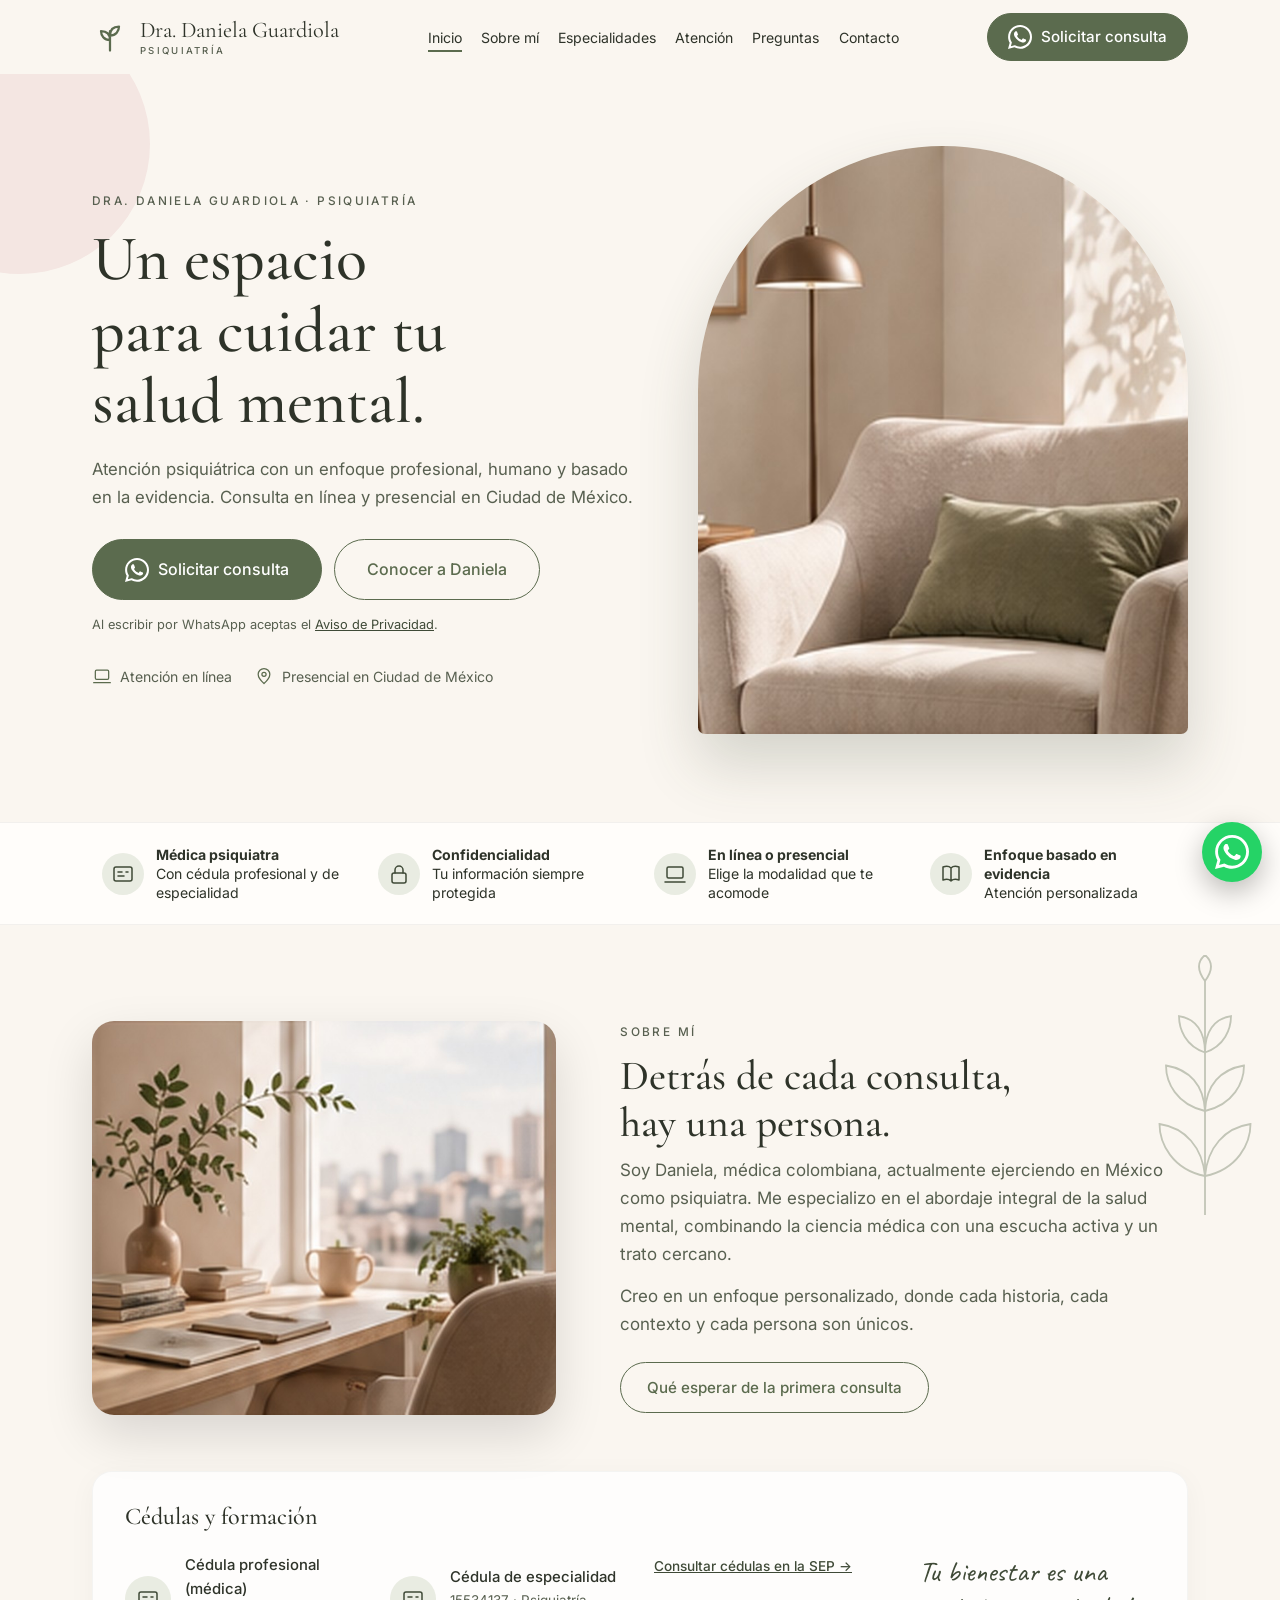
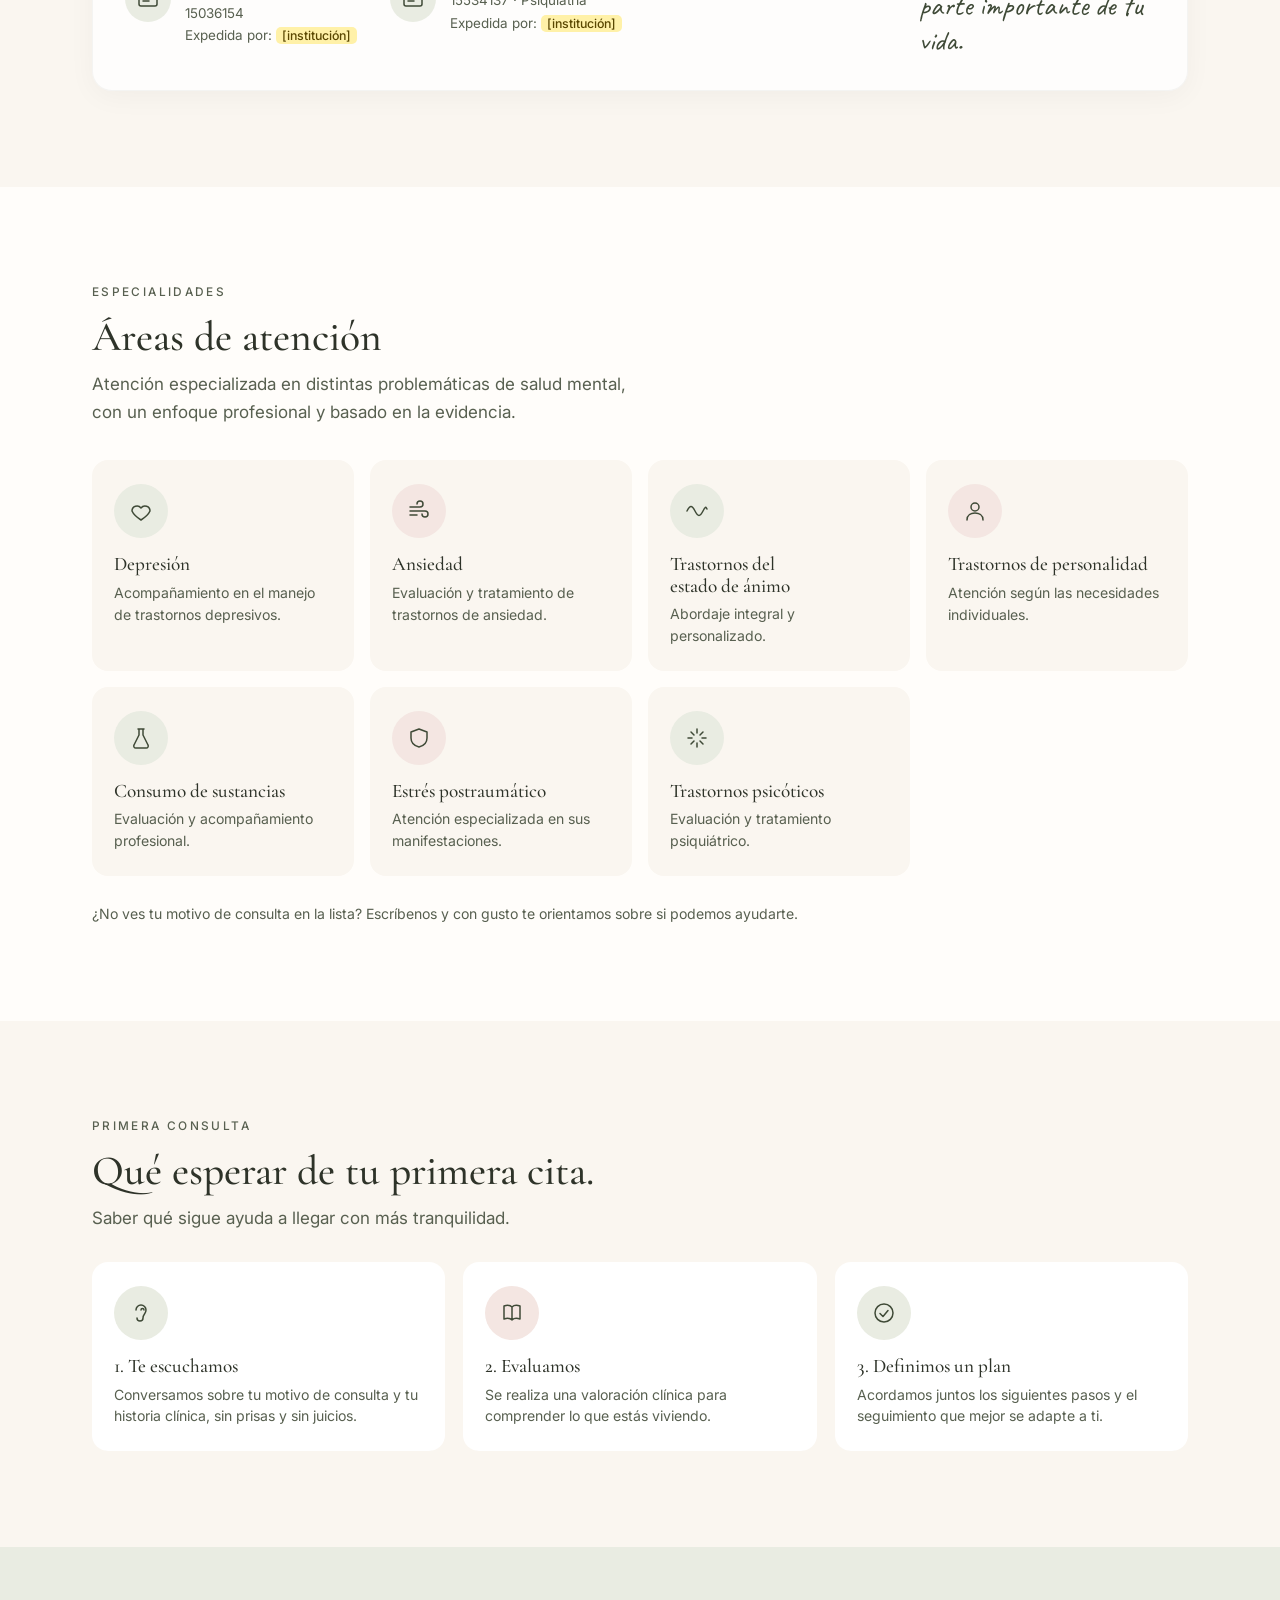
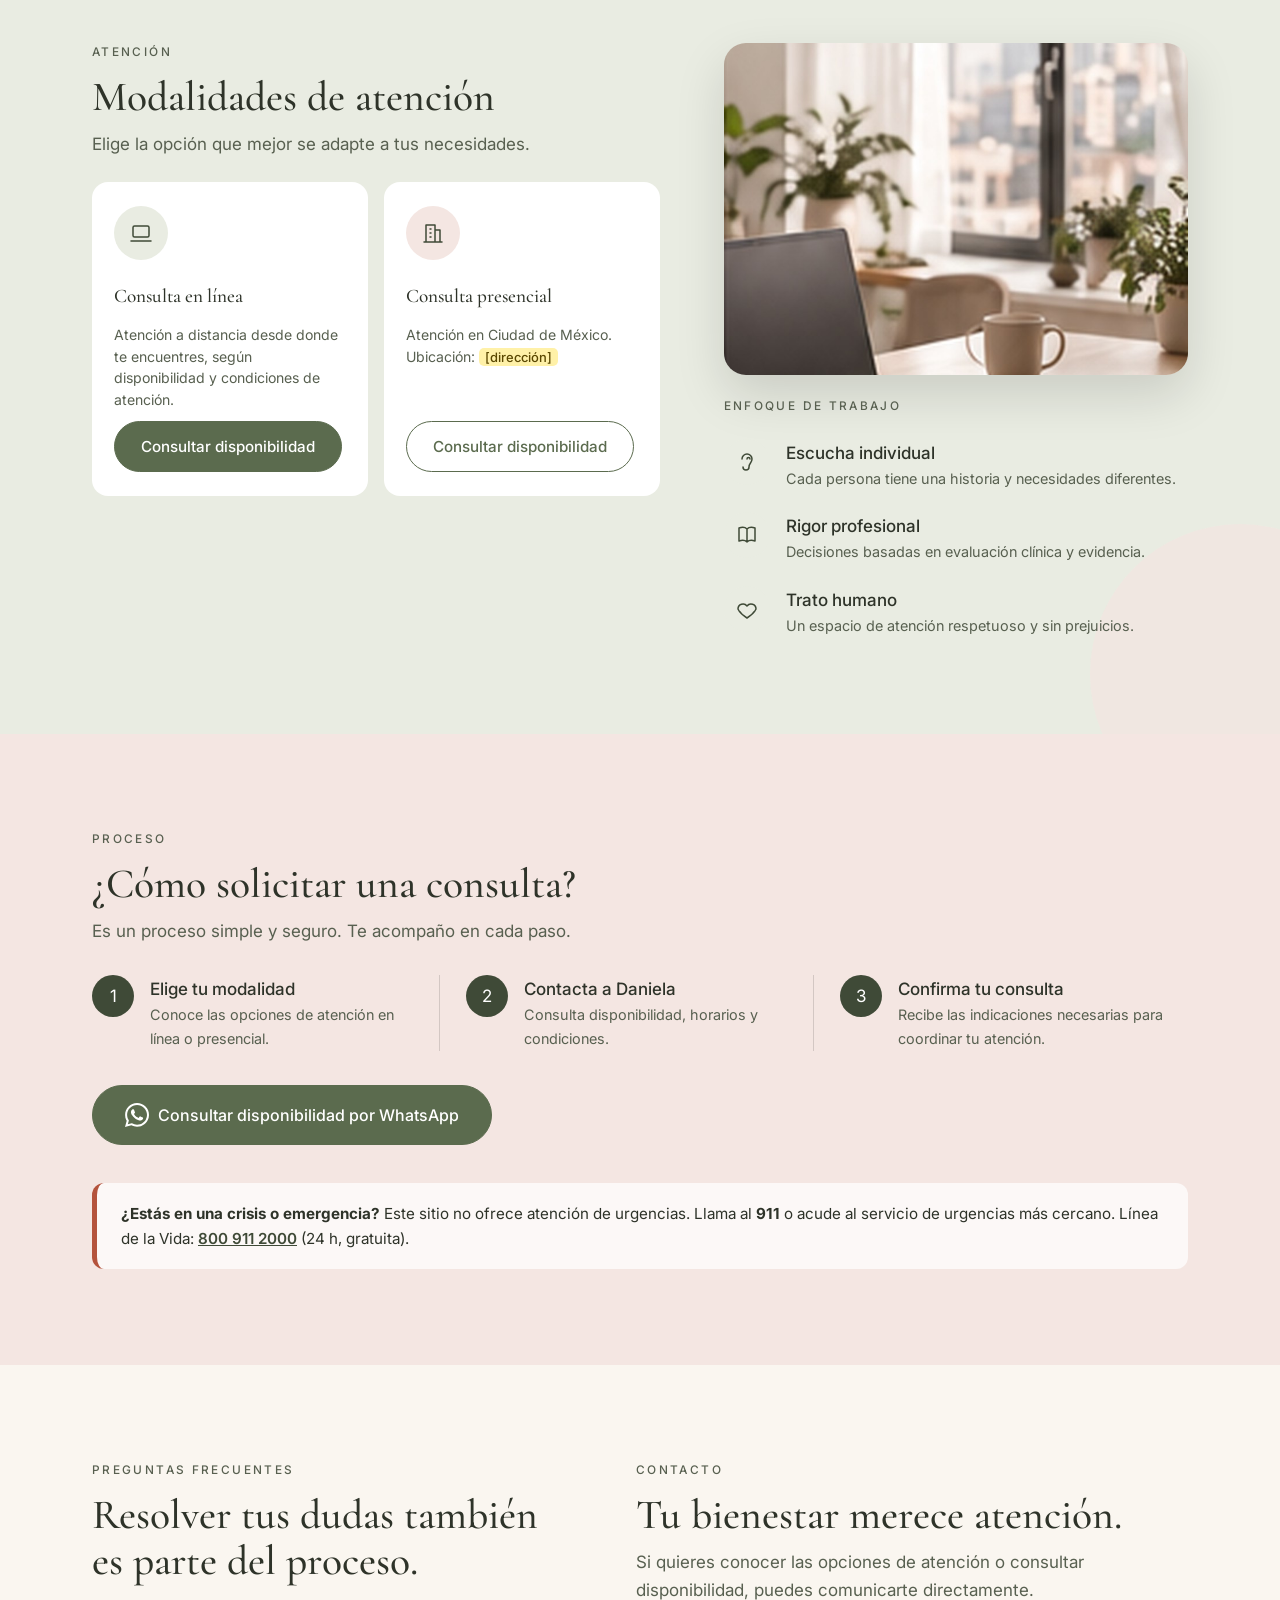
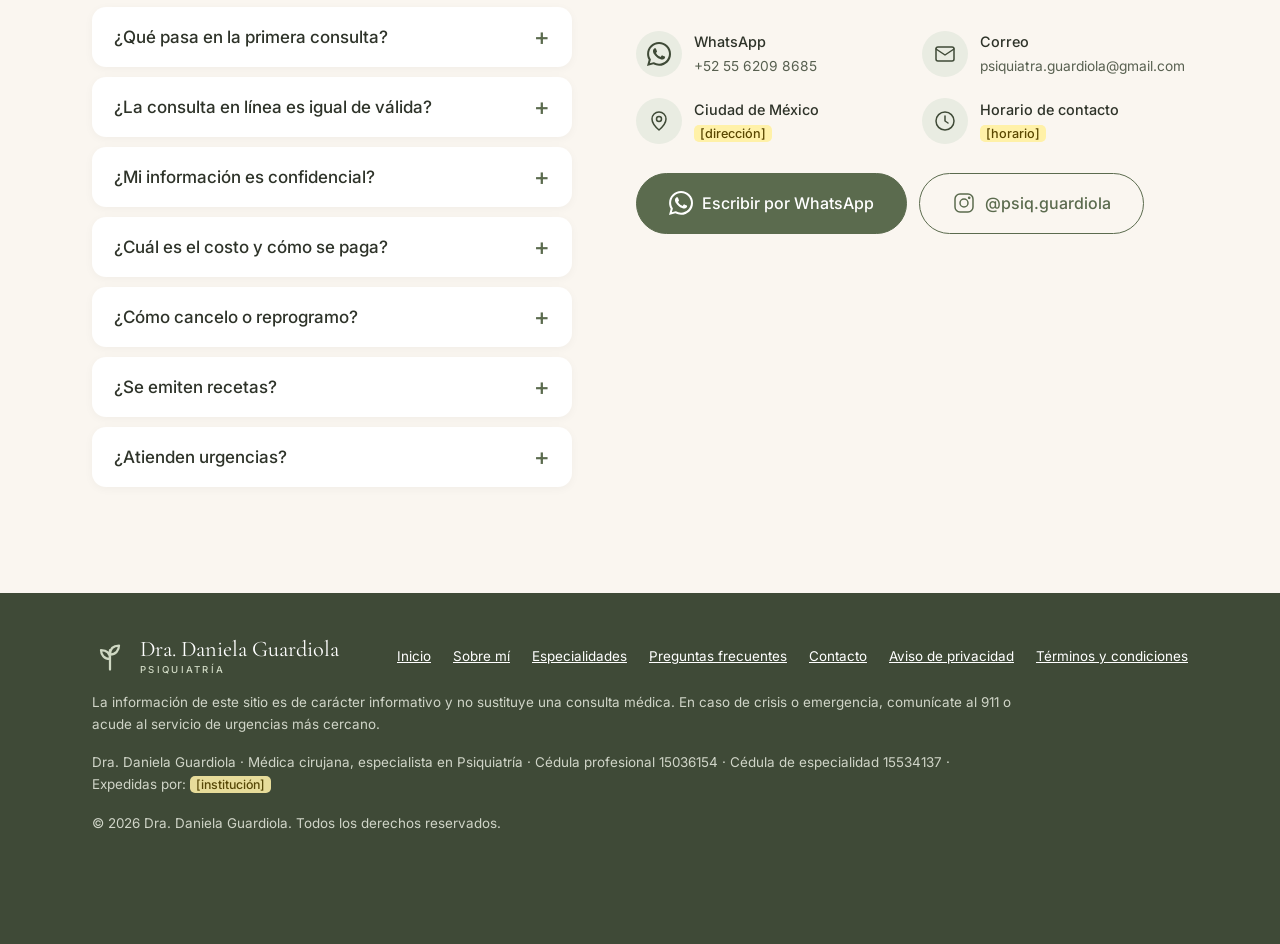
<file: index.html>
<!DOCTYPE html>
<html lang="es-MX" class="no-js"><head><meta charset="utf-8"><meta name="viewport" content="width=device-width,initial-scale=1,viewport-fit=cover">
<script>document.documentElement.classList.remove('no-js')</script>
<title>Dra. Daniela Guardiola | Psiquiatra en CDMX y en línea</title>
<meta name="description" content="Psiquiatra con atención en línea y presencial en Ciudad de México. Depresión, ansiedad, trastornos del estado de ánimo, estrés postraumático y más. Cédula profesional 15036154.">
<meta name="theme-color" content="#5b6b4e">
<meta name="robots" content="noindex,nofollow"><!-- QUITAR esta línea al publicar el sitio definitivo -->
<link rel="canonical" href="https://drguardiola.vercel.app/">
<link rel="icon" href="favicon.svg" type="image/svg+xml">
<meta property="og:type" content="website"><meta property="og:locale" content="es_MX"><meta property="og:title" content="Dra. Daniela Guardiola | Psiquiatría"><meta property="og:description" content="Atención psiquiátrica profesional y humana. Consulta en línea y presencial en Ciudad de México."><meta property="og:image" content="https://drguardiola.vercel.app/img/og-image.jpg"><meta property="og:image:width" content="1200"><meta property="og:image:height" content="630"><meta property="og:image:alt" content="Dra. Daniela Guardiola, psiquiatra. Consulta en línea y presencial en CDMX."><meta name="twitter:card" content="summary_large_image"><meta property="og:url" content="https://drguardiola.vercel.app/">
<link rel="preconnect" href="https://fonts.googleapis.com"><link rel="preconnect" href="https://fonts.gstatic.com" crossorigin>
<link href="https://fonts.googleapis.com/css2?family=Caveat:wght@500&family=Cormorant+Garamond:wght@400;500;600&family=Inter:wght@400;500;600&display=swap" rel="stylesheet">
<link rel="stylesheet" href="styles.css">
<script type="application/ld+json">{"@context":"https://schema.org","@type":"Physician","name":"Dra. Daniela Guardiola","medicalSpecialty":"Psychiatric","telephone":"+525562098685","email":"psiquiatra.guardiola@gmail.com","areaServed":{"@type":"City","name":"Ciudad de México"},"availableService":[{"@type":"MedicalProcedure","name":"Consulta psiquiátrica en línea"},{"@type":"MedicalProcedure","name":"Consulta psiquiátrica presencial"}],"sameAs":["https://instagram.com/psiq.guardiola"],"inLanguage":"es-MX"}</script></head>
<body>
<a class="skip" href="#contenido">Saltar al contenido</a>
<svg width="0" height="0" style="position:absolute" aria-hidden="true"><defs>
<g id="leaf"><path d="M50 200V20"/><path d="M50 170c-25-5-35-25-35-40 20 3 33 18 35 40zM50 170c25-5 35-25 35-40-20 3-33 18-35 40zM50 120c-22-5-30-22-30-35 18 3 29 15 30 35zM50 120c22-5 30-22 30-35-18 3-29 15-30 35zM50 75c-15-5-20-18-20-28 13 2 20 12 20 28zM50 75c15-5 20-18 20-28-13 2-20 12-20 28zM50 20c-6-8-6-15 0-20 6 5 6 12 0 20z"/></g>
<symbol id="i-heart" viewBox="0 0 24 24"><path d="M12 21s-7-4.5-9-9a5 5 0 0 1 9-3 5 5 0 0 1 9 3c-2 4.5-9 9-9 9z"/></symbol>
<symbol id="i-wind" viewBox="0 0 24 24"><path d="M3 8h10a3 3 0 1 0-3-3M3 12h15a3 3 0 1 1-3 3M3 16h7"/></symbol>
<symbol id="i-wave" viewBox="0 0 24 24"><path d="M2 12c3-6 5-6 8 0s5 6 8 0 3-3 4-2"/></symbol>
<symbol id="i-user" viewBox="0 0 24 24"><circle cx="12" cy="8" r="4"/><path d="M4 21c0-5 4-7 8-7s8 2 8 7"/></symbol>
<symbol id="i-flask" viewBox="0 0 24 24"><path d="M9 3h6M10 3v6l-5 10a2 2 0 0 0 2 3h10a2 2 0 0 0 2-3l-5-10V3"/></symbol>
<symbol id="i-shield" viewBox="0 0 24 24"><path d="M12 3l8 3v6c0 5-4 8-8 9-4-1-8-4-8-9V6z"/></symbol>
<symbol id="i-spark" viewBox="0 0 24 24"><path d="M12 3v4M12 17v4M3 12h4M17 12h4M6 6l3 3M15 15l3 3M18 6l-3 3M9 15l-3 3"/></symbol>
<symbol id="i-laptop" viewBox="0 0 24 24"><rect x="4" y="5" width="16" height="11" rx="1.5"/><path d="M2 20h20"/></symbol>
<symbol id="i-build" viewBox="0 0 24 24"><path d="M5 21V4h9v17M14 9h5v12M9 8h1M9 12h1M9 16h1M3 21h18"/></symbol>
<symbol id="i-pin" viewBox="0 0 24 24"><path d="M12 21s7-6 7-11a7 7 0 0 0-14 0c0 5 7 11 7 11z"/><circle cx="12" cy="10" r="2.5"/></symbol>
<symbol id="i-card" viewBox="0 0 24 24"><rect x="3" y="5" width="18" height="14" rx="2"/><path d="M7 10h4M7 14h6M15 10h2"/></symbol>
<symbol id="i-cap" viewBox="0 0 24 24"><path d="M2 9l10-5 10 5-10 5zM6 11v5c3 3 9 3 12 0v-5"/></symbol>
<symbol id="i-cal" viewBox="0 0 24 24"><rect x="3" y="5" width="18" height="16" rx="2"/><path d="M3 10h18M8 3v4M16 3v4"/></symbol>
<symbol id="i-clock" viewBox="0 0 24 24"><circle cx="12" cy="12" r="9"/><path d="M12 7v5l3 2"/></symbol>
<symbol id="i-ear" viewBox="0 0 24 24"><path d="M7 9a5 5 0 0 1 10 0c0 4-3 4-3 8a3 3 0 0 1-6 0"/><path d="M12 9a1.5 1.5 0 0 1 3 0"/></symbol>
<symbol id="i-book" viewBox="0 0 24 24"><path d="M4 5c3-1 6-1 8 1 2-2 5-2 8-1v13c-3-1-6-1-8 1-2-2-5-2-8-1z M12 6v13"/></symbol>
<symbol id="i-leaf" viewBox="0 0 24 24"><path d="M12 21V8M12 14c-4 0-6-3-6-6 4 0 6 2 6 6zM12 11c4 0 6-3 6-6-4 0-6 2-6 6z"/></symbol>
<symbol id="i-lock" viewBox="0 0 24 24"><rect x="5" y="11" width="14" height="10" rx="2"/><path d="M8 11V8a4 4 0 0 1 8 0v3"/></symbol>
<symbol id="i-check" viewBox="0 0 24 24"><circle cx="12" cy="12" r="9"/><path d="M8 12.5l3 3 5-6"/></symbol>
<symbol id="i-mail" viewBox="0 0 24 24"><rect x="3" y="5" width="18" height="14" rx="2"/><path d="M3 7l9 6 9-6"/></symbol>
<symbol id="i-ig" viewBox="0 0 24 24"><rect x="3" y="3" width="18" height="18" rx="5"/><circle cx="12" cy="12" r="4"/><circle cx="17.2" cy="6.8" r=".6"/></symbol>
<!-- Ícono oficial de WhatsApp (Simple Icons, CC0) -->
<symbol id="i-wa" viewBox="0 0 24 24"><path d="M17.472 14.382c-.297-.149-1.758-.867-2.03-.967-.273-.099-.471-.148-.67.15-.197.297-.767.966-.94 1.164-.173.199-.347.223-.644.075-.3-.15-1.263-.465-2.403-1.485-.888-.795-1.484-1.77-1.66-2.07-.174-.3-.019-.465.13-.615.136-.135.301-.345.451-.52.146-.181.194-.301.297-.496.1-.21.049-.375-.025-.524-.075-.15-.672-1.62-.922-2.206-.24-.584-.487-.51-.672-.51-.172-.015-.371-.015-.571-.015-.2 0-.523.074-.797.359-.273.3-1.045 1.02-1.045 2.475s1.07 2.865 1.219 3.075c.149.195 2.105 3.195 5.1 4.485.714.3 1.27.48 1.704.629.714.227 1.365.195 1.88.121.574-.091 1.767-.721 2.016-1.426.255-.705.255-1.29.18-1.425-.074-.135-.27-.21-.57-.345m-5.446 7.443h-.016c-1.77 0-3.524-.48-5.055-1.38l-.36-.214-3.75.975 1.005-3.645-.239-.375c-.99-1.576-1.516-3.391-1.516-5.26 0-5.445 4.455-9.885 9.942-9.885 2.654 0 5.145 1.035 7.021 2.91 1.875 1.859 2.909 4.35 2.909 6.99-.004 5.444-4.46 9.885-9.935 9.885M20.52 3.449C18.24 1.245 15.24 0 12.045 0 5.463 0 .104 5.334.101 11.893c0 2.096.549 4.14 1.595 5.945L0 24l6.335-1.652c1.746.943 3.71 1.444 5.71 1.447h.006c6.585 0 11.946-5.336 11.949-11.896 0-3.176-1.24-6.165-3.495-8.411"/></symbol>
</defs></svg>
<div id="bar"></div>
<header><div class="wrap nav"><a class="logo" href="#inicio" aria-label="Dra. Daniela Guardiola, Psiquiatría — inicio"><svg class="ic" aria-hidden="true"><use href="#i-leaf"/></svg><span>Dra. Daniela Guardiola<small>PSIQUIATRÍA</small></span></a>
<nav aria-label="Principal"><ul id="menu"><li style="--i:0"><a href="#inicio">Inicio</a></li><li style="--i:1"><a href="#sobre-mi">Sobre mí</a></li><li style="--i:2"><a href="#areas">Especialidades</a></li><li style="--i:3"><a href="#modalidades">Atención</a></li><li style="--i:4"><a href="#faq">Preguntas</a></li><li style="--i:5"><a href="#contacto">Contacto</a></li><li class="menu-extra" style="--i:6"><a class="btn lg" href="https://wa.me/525562098685?text=Hola%2C%20Dra.%20Guardiola.%20Quisiera%20solicitar%20una%20consulta." target="_blank" rel="noopener"><svg class="ic wa-ic" aria-hidden="true"><use href="#i-wa"/></svg>Solicitar consulta</a><p class="menu-note">Consulta en línea y presencial · CDMX</p><a class="menu-ig" href="https://instagram.com/psiq.guardiola" rel="noopener" target="_blank"><svg class="ic" aria-hidden="true"><use href="#i-ig"/></svg>@psiq.guardiola</a></li></ul></nav>
<a class="btn" href="https://wa.me/525562098685?text=Hola%2C%20Dra.%20Guardiola.%20Quisiera%20solicitar%20una%20consulta." target="_blank" rel="noopener"><svg class="ic wa-ic" aria-hidden="true"><use href="#i-wa"/></svg>Solicitar consulta</a>
<button class="burger" id="burger" aria-label="Abrir menú" aria-expanded="false" aria-controls="menu"><span></span></button></div></header><div class="scrim" id="scrim"></div>
<main id="contenido">
<section class="hero" id="inicio"><div class="blob" style="width:260px;height:260px;left:-110px;top:-60px"></div>
<div class="wrap"><div>
<p class="eyebrow reveal">Dra. Daniela Guardiola · Psiquiatría</p>
<h1 class="reveal" style="--d:.1s">Un espacio para cuidar tu salud mental.</h1>
<p class="lead reveal" style="--d:.2s">Atención psiquiátrica con un enfoque profesional, humano y basado en la evidencia. Consulta en línea y presencial en Ciudad de México.</p>
<div class="acts reveal" style="--d:.3s"><a class="btn lg" href="https://wa.me/525562098685?text=Hola%2C%20Dra.%20Guardiola.%20Quisiera%20solicitar%20una%20consulta." target="_blank" rel="noopener"><svg class="ic wa-ic" aria-hidden="true"><use href="#i-wa"/></svg>Solicitar consulta</a><a class="btn o lg" href="#sobre-mi">Conocer a Daniela</a></div>
<p class="note reveal" style="--d:.35s">Al escribir por WhatsApp aceptas el <a href="aviso-de-privacidad.html">Aviso de Privacidad</a>.</p>
<div class="chips reveal" style="--d:.4s"><span><svg class="ic" aria-hidden="true"><use href="#i-laptop"/></svg>Atención en línea</span><span><svg class="ic" aria-hidden="true"><use href="#i-pin"/></svg>Presencial en Ciudad de México</span></div>
</div>
<div class="hero-img reveal" style="--d:.2s"><img src="img/hero.jpg" width="1200" height="704" alt="Sillón en un espacio de consulta luminoso, con plantas y luz natural" fetchpriority="high"></div></div></section>

<section class="trust" aria-label="Respaldo profesional"><div class="wrap"><ul>
<li><div class="badge"><svg class="ic" aria-hidden="true"><use href="#i-card"/></svg></div><span><b>Médica psiquiatra</b><br>Con cédula profesional y de especialidad</span></li>
<li><div class="badge"><svg class="ic" aria-hidden="true"><use href="#i-lock"/></svg></div><span><b>Confidencialidad</b><br>Tu información siempre protegida</span></li>
<li><div class="badge"><svg class="ic" aria-hidden="true"><use href="#i-laptop"/></svg></div><span><b>En línea o presencial</b><br>Elige la modalidad que te acomode</span></li>
<li><div class="badge"><svg class="ic" aria-hidden="true"><use href="#i-book"/></svg></div><span><b>Enfoque basado en evidencia</b><br>Atención personalizada</span></li></ul></div></section>

<section class="sobre" id="sobre-mi"><svg class="leaf" style="right:10px;top:30px" viewBox="0 0 100 200" fill="none" stroke="currentColor" stroke-width="1.4" aria-hidden="true"><use href="#leaf"/></svg><div class="wrap">
<div class="grid"><div class="pic reveal"><img src="img/sobre.jpg" width="900" height="713" alt="Espacio de trabajo con vista a la ciudad" loading="lazy"></div>
<div class="reveal" style="--d:.15s"><p class="eyebrow">Sobre mí</p><h2>Detrás de cada consulta, hay una persona.</h2>
<p class="lead">Soy Daniela, médica colombiana, actualmente ejerciendo en México como psiquiatra. Me especializo en el abordaje integral de la salud mental, combinando la ciencia médica con una escucha activa y un trato cercano.</p>
<p class="lead">Creo en un enfoque personalizado, donde cada historia, cada contexto y cada persona son únicos.</p>
<a class="btn o" href="#primera-consulta">Qué esperar de la primera consulta</a></div></div>
<div class="panel reveal"><h3>Cédulas y formación</h3>
<div class="creds"><div class="ced"><div class="badge"><svg class="ic" aria-hidden="true"><use href="#i-card"/></svg></div><div><b>Cédula profesional (médica)</b><small>15036154</small><small>Expedida por: <span class="todo">[institución]</span></small></div></div>
<div class="ced"><div class="badge"><svg class="ic" aria-hidden="true"><use href="#i-card"/></svg></div><div><b>Cédula de especialidad</b><small>15534137 · Psiquiatría</small><small>Expedida por: <span class="todo">[institución]</span></small></div></div>
<p class="verify"><a href="https://cedulaprofesional.sep.gob.mx" rel="noopener" target="_blank">Consultar cédulas en la SEP →</a></p>
<p class="script" style="margin-top:14px">Tu bienestar es una parte importante de tu vida.</p></div></div></section>

<section class="areas" id="areas"><div class="wrap"><div class="reveal"><p class="eyebrow">Especialidades</p><h2>Áreas de atención</h2><p class="lead">Atención especializada en distintas problemáticas de salud mental, con un enfoque profesional y basado en la evidencia.</p></div>
<div class="g7">
<div class="cardx reveal"><div class="badge"><svg class="ic" aria-hidden="true"><use href="#i-heart"/></svg></div><h3>Depresión</h3><p>Acompañamiento en el manejo de trastornos depresivos.</p></div>
<div class="cardx reveal" style="--d:.07s"><div class="badge"><svg class="ic" aria-hidden="true"><use href="#i-wind"/></svg></div><h3>Ansiedad</h3><p>Evaluación y tratamiento de trastornos de ansiedad.</p></div>
<div class="cardx reveal" style="--d:.14s"><div class="badge"><svg class="ic" aria-hidden="true"><use href="#i-wave"/></svg></div><h3>Trastornos del estado de ánimo</h3><p>Abordaje integral y personalizado.</p></div>
<div class="cardx reveal" style="--d:.21s"><div class="badge"><svg class="ic" aria-hidden="true"><use href="#i-user"/></svg></div><h3>Trastornos de personalidad</h3><p>Atención según las necesidades individuales.</p></div>
<div class="cardx reveal" style="--d:.28s"><div class="badge"><svg class="ic" aria-hidden="true"><use href="#i-flask"/></svg></div><h3>Consumo de sustancias</h3><p>Evaluación y acompañamiento profesional.</p></div>
<div class="cardx reveal" style="--d:.35s"><div class="badge"><svg class="ic" aria-hidden="true"><use href="#i-shield"/></svg></div><h3>Estrés postraumático</h3><p>Atención especializada en sus manifestaciones.</p></div>
<div class="cardx reveal" style="--d:.42s"><div class="badge"><svg class="ic" aria-hidden="true"><use href="#i-spark"/></svg></div><h3>Trastornos psicóticos</h3><p>Evaluación y tratamiento psiquiátrico.</p></div></div>
<p class="aside-note reveal">¿No ves tu motivo de consulta en la lista? Escríbenos y con gusto te orientamos sobre si podemos ayudarte.</p></div></section>

<section class="first" id="primera-consulta"><div class="wrap"><div class="reveal"><p class="eyebrow">Primera consulta</p><h2>Qué esperar de tu primera cita.</h2><p class="lead">Saber qué sigue ayuda a llegar con más tranquilidad.</p></div>
<div class="grid">
<div class="cardx reveal"><div class="badge"><svg class="ic" aria-hidden="true"><use href="#i-ear"/></svg></div><h3>1. Te escuchamos</h3><p>Conversamos sobre tu motivo de consulta y tu historia clínica, sin prisas y sin juicios.</p></div>
<div class="cardx reveal" style="--d:.1s"><div class="badge"><svg class="ic" aria-hidden="true"><use href="#i-book"/></svg></div><h3>2. Evaluamos</h3><p>Se realiza una valoración clínica para comprender lo que estás viviendo.</p></div>
<div class="cardx reveal" style="--d:.2s"><div class="badge"><svg class="ic" aria-hidden="true"><use href="#i-check"/></svg></div><h3>3. Definimos un plan</h3><p>Acordamos juntos los siguientes pasos y el seguimiento que mejor se adapte a ti.</p></div></div></div></section>

<section class="mod" id="modalidades"><div class="blob" style="width:300px;height:300px;right:-110px;bottom:-90px;opacity:.7"></div><div class="wrap"><div class="grid">
<div class="reveal"><p class="eyebrow">Atención</p><h2>Modalidades de atención</h2><p class="lead">Elige la opción que mejor se adapte a tus necesidades.</p>
<div class="mcards"><div class="cardx"><div class="badge"><svg class="ic" aria-hidden="true"><use href="#i-laptop"/></svg></div><h3>Consulta en línea</h3><p>Atención a distancia desde donde te encuentres, según disponibilidad y condiciones de atención.</p><a class="btn" href="https://wa.me/525562098685?text=Hola%2C%20me%20interesa%20una%20consulta%20en%20l%C3%ADnea." target="_blank" rel="noopener">Consultar disponibilidad</a></div>
<div class="cardx"><div class="badge"><svg class="ic" aria-hidden="true"><use href="#i-build"/></svg></div><h3>Consulta presencial</h3><p>Atención en Ciudad de México. Ubicación: <span class="todo">[dirección]</span></p><a class="btn o" href="https://wa.me/525562098685?text=Hola%2C%20me%20interesa%20una%20consulta%20presencial%20en%20CDMX." target="_blank" rel="noopener">Consultar disponibilidad</a></div></div></div>
<div class="reveal" style="--d:.2s"><div class="pic"><img src="img/consulta.jpg" width="800" height="908" alt="Escritorio con laptop para consulta en línea" loading="lazy"></div>
<p class="eyebrow" style="margin-top:22px">Enfoque de trabajo</p>
<div class="feat"><div class="badge"><svg class="ic" aria-hidden="true"><use href="#i-ear"/></svg></div><div><b>Escucha individual</b><p>Cada persona tiene una historia y necesidades diferentes.</p></div></div>
<div class="feat"><div class="badge"><svg class="ic" aria-hidden="true"><use href="#i-book"/></svg></div><div><b>Rigor profesional</b><p>Decisiones basadas en evaluación clínica y evidencia.</p></div></div>
<div class="feat"><div class="badge"><svg class="ic" aria-hidden="true"><use href="#i-heart"/></svg></div><div><b>Trato humano</b><p>Un espacio de atención respetuoso y sin prejuicios.</p></div></div></div></div></div></section>

<section class="proceso" id="proceso"><div class="wrap"><p class="eyebrow reveal">Proceso</p><h2 class="reveal">¿Cómo solicitar una consulta?</h2><p class="lead reveal">Es un proceso simple y seguro. Te acompaño en cada paso.</p>
<div class="steps"><div class="step reveal"><em>1</em><div><b>Elige tu modalidad</b><p>Conoce las opciones de atención en línea o presencial.</p></div></div>
<div class="step reveal" style="--d:.12s"><em>2</em><div><b>Contacta a Daniela</b><p>Consulta disponibilidad, horarios y condiciones.</p></div></div>
<div class="step reveal" style="--d:.24s"><em>3</em><div><b>Confirma tu consulta</b><p>Recibe las indicaciones necesarias para coordinar tu atención.</p></div></div></div>
<div class="cta reveal" style="--d:.3s"><a class="btn lg" href="https://wa.me/525562098685?text=Hola%2C%20quisiera%20consultar%20disponibilidad." target="_blank" rel="noopener"><svg class="ic wa-ic" aria-hidden="true"><use href="#i-wa"/></svg>Consultar disponibilidad por WhatsApp</a></div>
<div class="crisis reveal" role="note"><strong>¿Estás en una crisis o emergencia?</strong> Este sitio no ofrece atención de urgencias. Llama al <strong>911</strong> o acude al servicio de urgencias más cercano. Línea de la Vida: <a href="tel:8009112000">800 911 2000</a> (24 h, gratuita).</div></div></section>

<section class="fc"><div class="wrap"><div class="grid"><div id="faq"><p class="eyebrow reveal">Preguntas frecuentes</p><h2 class="reveal">Resolver tus dudas también es parte del proceso.</h2>
<div class="reveal" style="margin-top:22px">
<details><summary>¿Qué pasa en la primera consulta?</summary><p>Conversamos sobre tu motivo de consulta e historia clínica para realizar una evaluación y definir juntos un plan.</p></details>
<details><summary>¿La consulta en línea es igual de válida?</summary><p>Sí, siempre que el caso sea apropiado; en la evaluación se determina si conviene la atención presencial. Antes de la primera videoconsulta se te pedirá tu consentimiento informado para la atención a distancia.</p></details>
<details><summary>¿Mi información es confidencial?</summary><p>Sí. Tus datos se tratan conforme al <a href="aviso-de-privacidad.html">Aviso de Privacidad</a> y al secreto profesional médico. Te sugerimos no enviar información clínica detallada por WhatsApp; eso se atiende en la consulta.</p></details>
<details><summary>¿Cuál es el costo y cómo se paga?</summary><p><span class="todo">[Completar: honorarios, formas de pago y si emite factura (CFDI)]</span></p></details>
<details><summary>¿Cómo cancelo o reprogramo?</summary><p><span class="todo">[Completar: política de cancelación]</span> Avísanos por WhatsApp con anticipación.</p></details>
<details><summary>¿Se emiten recetas?</summary><p>Cuando es clínicamente necesario, conforme a la normativa aplicable en México.</p></details>
<details><summary>¿Atienden urgencias?</summary><p>No. Si estás en crisis o tienes un riesgo inmediato, llama al 911 o acude al servicio de urgencias más cercano. Línea de la Vida: 800 911 2000, gratuita y 24 h.</p></details></div></div>
<div id="contacto" class="reveal" style="--d:.2s"><p class="eyebrow">Contacto</p><h2>Tu bienestar merece atención.</h2><p class="lead">Si quieres conocer las opciones de atención o consultar disponibilidad, puedes comunicarte directamente.</p>
<div class="cts"><div class="ct"><div class="badge"><svg class="ic wa-ic" aria-hidden="true"><use href="#i-wa"/></svg></div><div><b>WhatsApp</b><small><a href="tel:+525562098685">+52 55 6209 8685</a></small></div></div>
<div class="ct"><div class="badge"><svg class="ic" aria-hidden="true"><use href="#i-mail"/></svg></div><div><b>Correo</b><small><a href="mailto:psiquiatra.guardiola@gmail.com">psiquiatra.guardiola@gmail.com</a></small></div></div>
<div class="ct"><div class="badge"><svg class="ic" aria-hidden="true"><use href="#i-pin"/></svg></div><div><b>Ciudad de México</b><small><span class="todo">[dirección]</span></small></div></div>
<div class="ct"><div class="badge"><svg class="ic" aria-hidden="true"><use href="#i-clock"/></svg></div><div><b>Horario de contacto</b><small><span class="todo">[horario]</span></small></div></div></div>
<div class="cta-row"><a class="btn lg" href="https://wa.me/525562098685?text=Hola%2C%20Dra.%20Guardiola.%20Quisiera%20agendar%20una%20consulta." target="_blank" rel="noopener"><svg class="ic wa-ic" aria-hidden="true"><use href="#i-wa"/></svg>Escribir por WhatsApp</a><a class="btn o lg" href="https://instagram.com/psiq.guardiola" rel="noopener" target="_blank"><svg class="ic" aria-hidden="true"><use href="#i-ig"/></svg>@psiq.guardiola</a></div></div></div></div></section>
</main>
<footer><div class="wrap"><div class="frow"><a class="logo" href="#inicio"><svg class="ic" aria-hidden="true"><use href="#i-leaf"/></svg><span>Dra. Daniela Guardiola<small>PSIQUIATRÍA</small></span></a>
<nav aria-label="Pie de página"><a href="#inicio">Inicio</a><a href="#sobre-mi">Sobre mí</a><a href="#areas">Especialidades</a><a href="#faq">Preguntas frecuentes</a><a href="#contacto">Contacto</a><a href="aviso-de-privacidad.html">Aviso de privacidad</a><a href="terminos-y-condiciones.html">Términos y condiciones</a></nav></div>
<p>La información de este sitio es de carácter informativo y no sustituye una consulta médica. En caso de crisis o emergencia, comunícate al 911 o acude al servicio de urgencias más cercano.</p>
<p>Dra. Daniela Guardiola · Médica cirujana, especialista en Psiquiatría · Cédula profesional 15036154 · Cédula de especialidad 15534137 · Expedidas por: <span class="todo">[institución]</span></p>
<p>© <span id="y">2026</span> Dra. Daniela Guardiola. Todos los derechos reservados.</p></div></footer>
<a class="wa-float" href="https://wa.me/525562098685?text=Hola%2C%20Dra.%20Guardiola.%20Quisiera%20agendar%20una%20consulta." target="_blank" rel="noopener" aria-label="Escribir por WhatsApp"><svg class="ic wa-ic" aria-hidden="true"><use href="#i-wa"/></svg></a>
<script src="script.js"></script></body></html>
</file>
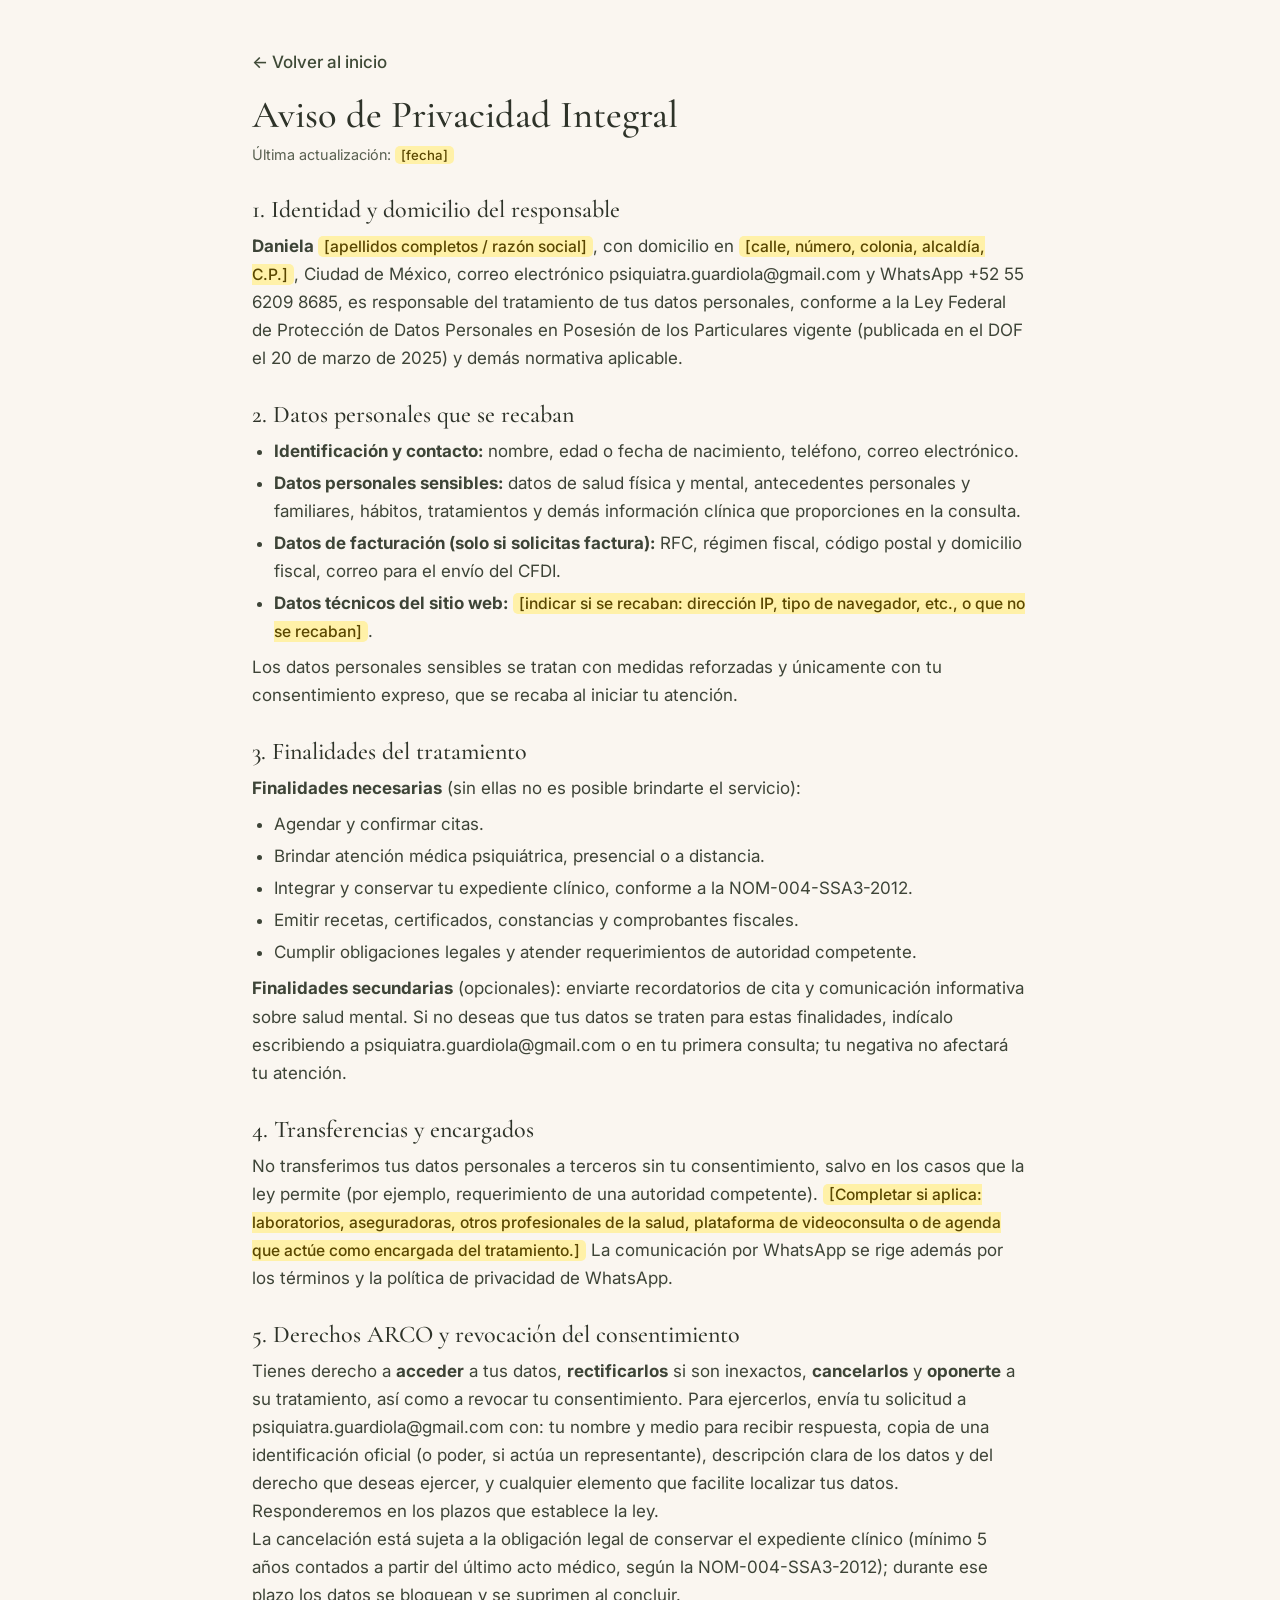
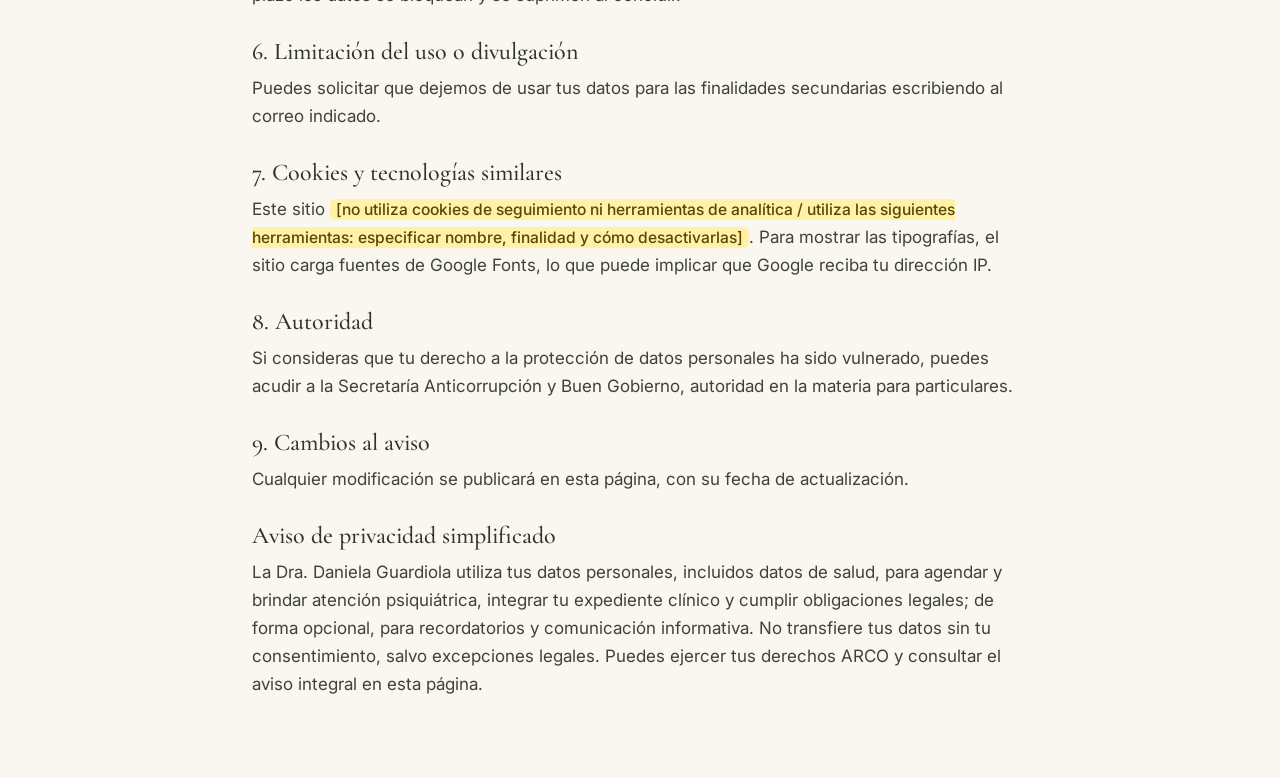
<file: aviso-de-privacidad.html>
<!DOCTYPE html>
<html lang="es-MX"><head><meta charset="utf-8"><meta name="viewport" content="width=device-width,initial-scale=1">
<title>Aviso de Privacidad | Dra. Daniela Guardiola</title><meta name="robots" content="noindex,follow"><link rel="icon" href="favicon.svg" type="image/svg+xml"><meta name="theme-color" content="#5b6b4e">
<link href="https://fonts.googleapis.com/css2?family=Cormorant+Garamond:wght@400;500;600&family=Inter:wght@400;500;600&display=swap" rel="stylesheet"><link rel="stylesheet" href="styles.css"></head>
<body><main class="wrap legal"><a class="back" href="index.html">← Volver al inicio</a>
<h1>Aviso de Privacidad Integral</h1><p class="upd">Última actualización: <span class="todo">[fecha]</span></p>
<h2>1. Identidad y domicilio del responsable</h2>
<p><strong>Daniela <span class="todo">[apellidos completos / razón social]</span></strong>, con domicilio en <span class="todo">[calle, número, colonia, alcaldía, C.P.]</span>, Ciudad de México, correo electrónico psiquiatra.guardiola@gmail.com y WhatsApp +52 55 6209 8685, es responsable del tratamiento de tus datos personales, conforme a la Ley Federal de Protección de Datos Personales en Posesión de los Particulares vigente (publicada en el DOF el 20 de marzo de 2025) y demás normativa aplicable.</p>
<h2>2. Datos personales que se recaban</h2>
<ul><li><strong>Identificación y contacto:</strong> nombre, edad o fecha de nacimiento, teléfono, correo electrónico.</li>
<li><strong>Datos personales sensibles:</strong> datos de salud física y mental, antecedentes personales y familiares, hábitos, tratamientos y demás información clínica que proporciones en la consulta.</li>
<li><strong>Datos de facturación (solo si solicitas factura):</strong> RFC, régimen fiscal, código postal y domicilio fiscal, correo para el envío del CFDI.</li>
<li><strong>Datos técnicos del sitio web:</strong> <span class="todo">[indicar si se recaban: dirección IP, tipo de navegador, etc., o que no se recaban]</span>.</li></ul>
<p>Los datos personales sensibles se tratan con medidas reforzadas y únicamente con tu consentimiento expreso, que se recaba al iniciar tu atención.</p>
<h2>3. Finalidades del tratamiento</h2>
<p><strong>Finalidades necesarias</strong> (sin ellas no es posible brindarte el servicio):</p>
<ul><li>Agendar y confirmar citas.</li><li>Brindar atención médica psiquiátrica, presencial o a distancia.</li><li>Integrar y conservar tu expediente clínico, conforme a la NOM-004-SSA3-2012.</li><li>Emitir recetas, certificados, constancias y comprobantes fiscales.</li><li>Cumplir obligaciones legales y atender requerimientos de autoridad competente.</li></ul>
<p><strong>Finalidades secundarias</strong> (opcionales): enviarte recordatorios de cita y comunicación informativa sobre salud mental. Si no deseas que tus datos se traten para estas finalidades, indícalo escribiendo a psiquiatra.guardiola@gmail.com o en tu primera consulta; tu negativa no afectará tu atención.</p>
<h2>4. Transferencias y encargados</h2>
<p>No transferimos tus datos personales a terceros sin tu consentimiento, salvo en los casos que la ley permite (por ejemplo, requerimiento de una autoridad competente). <span class="todo">[Completar si aplica: laboratorios, aseguradoras, otros profesionales de la salud, plataforma de videoconsulta o de agenda que actúe como encargada del tratamiento.]</span> La comunicación por WhatsApp se rige además por los términos y la política de privacidad de WhatsApp.</p>
<h2>5. Derechos ARCO y revocación del consentimiento</h2>
<p>Tienes derecho a <strong>acceder</strong> a tus datos, <strong>rectificarlos</strong> si son inexactos, <strong>cancelarlos</strong> y <strong>oponerte</strong> a su tratamiento, así como a revocar tu consentimiento. Para ejercerlos, envía tu solicitud a psiquiatra.guardiola@gmail.com con: tu nombre y medio para recibir respuesta, copia de una identificación oficial (o poder, si actúa un representante), descripción clara de los datos y del derecho que deseas ejercer, y cualquier elemento que facilite localizar tus datos. Responderemos en los plazos que establece la ley.</p>
<p>La cancelación está sujeta a la obligación legal de conservar el expediente clínico (mínimo 5 años contados a partir del último acto médico, según la NOM-004-SSA3-2012); durante ese plazo los datos se bloquean y se suprimen al concluir.</p>
<h2>6. Limitación del uso o divulgación</h2>
<p>Puedes solicitar que dejemos de usar tus datos para las finalidades secundarias escribiendo al correo indicado.</p>
<h2>7. Cookies y tecnologías similares</h2>
<p>Este sitio <span class="todo">[no utiliza cookies de seguimiento ni herramientas de analítica / utiliza las siguientes herramientas: especificar nombre, finalidad y cómo desactivarlas]</span>. Para mostrar las tipografías, el sitio carga fuentes de Google Fonts, lo que puede implicar que Google reciba tu dirección IP.</p>
<h2>8. Autoridad</h2>
<p>Si consideras que tu derecho a la protección de datos personales ha sido vulnerado, puedes acudir a la Secretaría Anticorrupción y Buen Gobierno, autoridad en la materia para particulares.</p>
<h2>9. Cambios al aviso</h2>
<p>Cualquier modificación se publicará en esta página, con su fecha de actualización.</p>
<h2>Aviso de privacidad simplificado</h2>
<p>La Dra. Daniela Guardiola utiliza tus datos personales, incluidos datos de salud, para agendar y brindar atención psiquiátrica, integrar tu expediente clínico y cumplir obligaciones legales; de forma opcional, para recordatorios y comunicación informativa. No transfiere tus datos sin tu consentimiento, salvo excepciones legales. Puedes ejercer tus derechos ARCO y consultar el aviso integral en esta página.</p>
</main></body></html>
</file>
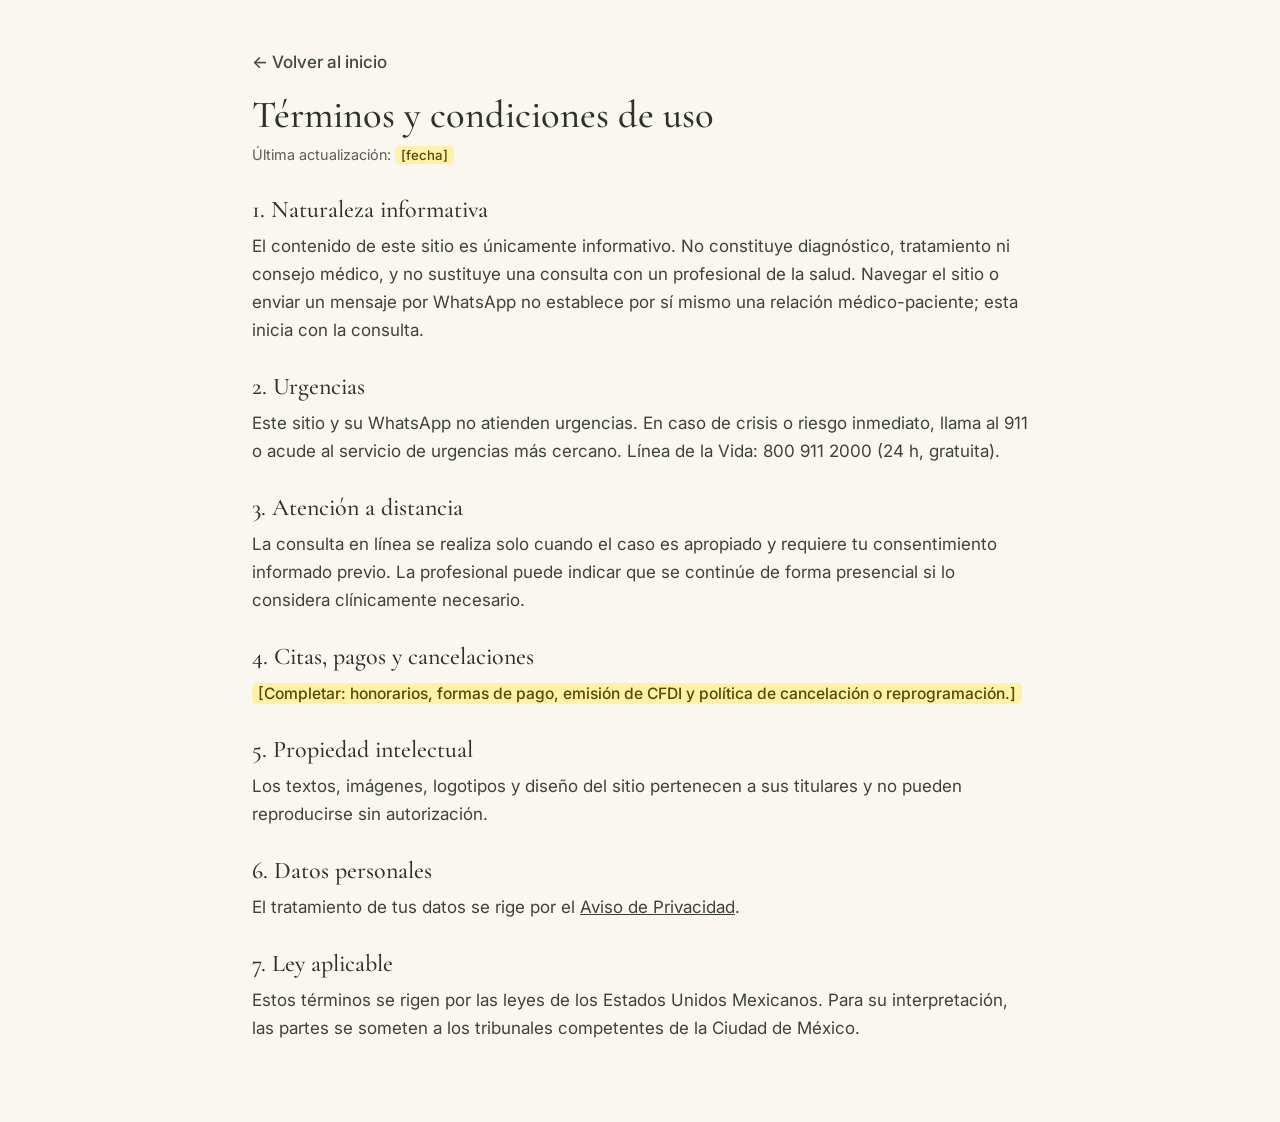
<file: terminos-y-condiciones.html>
<!DOCTYPE html>
<html lang="es-MX"><head><meta charset="utf-8"><meta name="viewport" content="width=device-width,initial-scale=1">
<title>Términos y condiciones | Dra. Daniela Guardiola</title><meta name="robots" content="noindex,follow"><link rel="icon" href="favicon.svg" type="image/svg+xml"><meta name="theme-color" content="#5b6b4e">
<link href="https://fonts.googleapis.com/css2?family=Cormorant+Garamond:wght@400;500;600&family=Inter:wght@400;500;600&display=swap" rel="stylesheet"><link rel="stylesheet" href="styles.css"></head>
<body><main class="wrap legal"><a class="back" href="index.html">← Volver al inicio</a>
<h1>Términos y condiciones de uso</h1><p class="upd">Última actualización: <span class="todo">[fecha]</span></p>
<h2>1. Naturaleza informativa</h2><p>El contenido de este sitio es únicamente informativo. No constituye diagnóstico, tratamiento ni consejo médico, y no sustituye una consulta con un profesional de la salud. Navegar el sitio o enviar un mensaje por WhatsApp no establece por sí mismo una relación médico-paciente; esta inicia con la consulta.</p>
<h2>2. Urgencias</h2><p>Este sitio y su WhatsApp no atienden urgencias. En caso de crisis o riesgo inmediato, llama al 911 o acude al servicio de urgencias más cercano. Línea de la Vida: 800 911 2000 (24 h, gratuita).</p>
<h2>3. Atención a distancia</h2><p>La consulta en línea se realiza solo cuando el caso es apropiado y requiere tu consentimiento informado previo. La profesional puede indicar que se continúe de forma presencial si lo considera clínicamente necesario.</p>
<h2>4. Citas, pagos y cancelaciones</h2><p><span class="todo">[Completar: honorarios, formas de pago, emisión de CFDI y política de cancelación o reprogramación.]</span></p>
<h2>5. Propiedad intelectual</h2><p>Los textos, imágenes, logotipos y diseño del sitio pertenecen a sus titulares y no pueden reproducirse sin autorización.</p>
<h2>6. Datos personales</h2><p>El tratamiento de tus datos se rige por el <a href="aviso-de-privacidad.html">Aviso de Privacidad</a>.</p>
<h2>7. Ley aplicable</h2><p>Estos términos se rigen por las leyes de los Estados Unidos Mexicanos. Para su interpretación, las partes se someten a los tribunales competentes de la Ciudad de México.</p>
</main></body></html>
</file>
<file: styles.css>
:root{--verde:#5b6b4e;--verde-o:#3f4a37;--crema:#faf6f0;--rosa:#f4e6e2;--salvia:#e9ece2;--texto:#2e3329;--suave:#586050;--r:20px;--wa:#25d366;--ease:cubic-bezier(.2,.7,.2,1)}
*,*::before,*::after{box-sizing:border-box;margin:0}
html{scroll-behavior:smooth;scroll-padding-top:84px;-webkit-text-size-adjust:100%}
body{font:17px/1.65 Inter,system-ui,-apple-system,"Segoe UI",sans-serif;color:var(--texto);background:var(--crema);overflow-x:hidden;-webkit-tap-highlight-color:transparent}
img{max-width:100%;display:block}
a{color:inherit}
:focus-visible{outline:3px solid var(--verde);outline-offset:3px;border-radius:8px}
.skip{position:absolute;left:12px;top:-60px;background:var(--verde-o);color:#fff;padding:10px 16px;border-radius:10px;z-index:100;text-decoration:none}.skip:focus{top:12px}
h1,h2,h3{font-family:"Cormorant Garamond",Georgia,serif;font-weight:500;line-height:1.12;text-wrap:balance}
h1{font-size:clamp(2.4rem,5vw,4rem)}h2{font-size:clamp(1.9rem,3.4vw,2.6rem);margin-bottom:.6rem}
.wrap{width:100%;max-width:1160px;margin:auto;padding:0 clamp(20px,4vw,32px);position:relative}
section{padding:clamp(56px,8vw,96px) 0;position:relative;overflow:hidden}
.eyebrow{font-size:.74rem;letter-spacing:.2em;text-transform:uppercase;color:var(--suave);margin-bottom:.7rem;font-weight:500}
.lead{color:var(--suave);max-width:560px}
.script{font-family:Caveat,cursive;font-size:1.8rem;line-height:1.2;color:var(--verde-o)}
svg.ic{width:24px;height:24px;flex:none;fill:none;stroke:currentColor;stroke-width:1.5;stroke-linecap:round;stroke-linejoin:round}
svg.ic.wa-ic{fill:currentColor;stroke:none}
.todo{background:#fff1a8;color:#5a4700;padding:1px 6px;border-radius:5px;font-weight:500;font-size:.92em}
.leaf{position:absolute;pointer-events:none;color:var(--verde);opacity:.35;width:130px;transform-origin:bottom center;animation:sway 7s ease-in-out infinite}
@keyframes sway{50%{transform:rotate(4deg) translateY(-6px)}}
.blob{position:absolute;border-radius:50%;background:var(--rosa);z-index:0;animation:float 12s ease-in-out infinite;pointer-events:none}
@keyframes float{50%{transform:translate(18px,-14px) scale(1.05)}}
/* botones */
.btn{position:relative;overflow:hidden;display:inline-flex;gap:.55rem;align-items:center;justify-content:center;min-height:48px;padding:12px 26px;border-radius:99px;border:1.5px solid var(--verde);background:var(--verde);color:#fff;text-decoration:none;font-weight:500;font-size:.95rem;white-space:nowrap;cursor:pointer;transition:transform .3s var(--ease),box-shadow .3s,background .3s}
.btn:hover{transform:translateY(-2px);box-shadow:0 12px 26px #5b6b4e55;background:var(--verde-o)}.btn:active{transform:scale(.97)}
.btn.o{background:transparent;color:var(--verde)}.btn.o:hover{background:var(--salvia);box-shadow:0 12px 26px #0001}
.btn.lg{min-height:56px;padding:16px 32px;font-size:1rem}
.rip{position:absolute;border-radius:50%;background:#fff6;transform:scale(0);animation:rip .6s linear;pointer-events:none}@keyframes rip{to{transform:scale(4);opacity:0}}
#bar{position:fixed;top:0;left:0;height:3px;width:0;background:var(--verde);z-index:60}
/* header */
header{position:sticky;top:0;z-index:50;background:rgba(250,246,240,.92);backdrop-filter:blur(10px);-webkit-backdrop-filter:blur(10px);transition:box-shadow .3s}header.s{box-shadow:0 6px 24px #0000000f}
.nav{display:flex;align-items:center;justify-content:space-between;height:74px;gap:18px}
.logo{display:flex;align-items:center;gap:12px;font-family:"Cormorant Garamond",serif;font-size:1.4rem;text-decoration:none;color:var(--texto);line-height:1.05;white-space:nowrap}
.logo small{display:block;font:500 .6rem Inter,sans-serif;letter-spacing:.24em;color:var(--suave);margin-top:3px}.logo .ic{width:36px;height:36px;color:var(--verde)}
nav ul{display:flex;gap:clamp(12px,1.5vw,24px);list-style:none;padding:0;margin:0}
nav ul a{position:relative;text-decoration:none;font-size:.88rem;padding:6px 0;white-space:nowrap}
nav ul a:after{content:"";position:absolute;left:0;bottom:0;width:0;height:1.5px;background:var(--verde);transition:width .3s}nav ul a:hover:after,nav ul a.on:after{width:100%}
.nav>.btn{flex:none;min-height:44px;padding:10px 20px}.nav nav{min-width:0}
.burger{display:none;background:none;border:0;cursor:pointer;color:var(--texto);width:48px;height:48px;border-radius:12px;place-items:center}
.burger span,.burger span:before,.burger span:after{display:block;width:24px;height:2px;background:currentColor;border-radius:2px;transition:.3s;content:"";position:relative}
.burger span:before{position:absolute;top:-7px}.burger span:after{position:absolute;top:7px}
.burger[aria-expanded=true] span{background:transparent}.burger[aria-expanded=true] span:before{top:0;transform:rotate(45deg)}.burger[aria-expanded=true] span:after{top:0;transform:rotate(-45deg)}
/* hero */
.hero{padding:clamp(36px,6vw,72px) 0 clamp(48px,7vw,88px)}
.hero .wrap{display:grid;grid-template-columns:1.05fr .95fr;gap:clamp(32px,5vw,64px);align-items:center;z-index:2}
.hero h1{margin-bottom:18px}.hero .lead{margin-bottom:28px;font-size:1.05rem}
.acts{display:flex;gap:12px;flex-wrap:wrap}
.chips{display:flex;gap:10px 22px;flex-wrap:wrap;margin-top:30px;font-size:.88rem;color:var(--suave)}.chips span{display:flex;gap:8px;align-items:center}.chips .ic{width:20px;height:20px;color:var(--verde)}
.hero-img{position:relative;border-radius:999px 999px 28px 28px;overflow:hidden;aspect-ratio:5/6;box-shadow:0 30px 60px #3f4a3733;max-height:620px;justify-self:end;width:100%;max-width:520px}
.hero-img img{width:100%;height:100%;object-fit:cover;object-position:62% 50%;animation:kb 18s ease-in-out infinite alternate}@keyframes kb{to{transform:scale(1.06)}}
.note{font-size:.8rem;color:var(--suave);margin-top:14px;max-width:520px}.note a{color:var(--verde-o)}
/* trust */
.trust{padding:0;background:#fffdfa;border-block:1px solid #0000000d}
.trust ul{list-style:none;padding:0;display:grid;grid-template-columns:repeat(4,1fr);gap:8px}
.trust li{display:flex;gap:12px;align-items:center;padding:22px 10px;font-size:.88rem;line-height:1.35}.trust .badge{width:42px;height:42px}
.badge{flex:none;width:46px;height:46px;border-radius:50%;background:var(--salvia);color:var(--verde-o);display:grid;place-items:center;transition:.4s var(--ease)}
/* sobre mi */
.sobre .grid{display:grid;grid-template-columns:.9fr 1.1fr;gap:clamp(32px,5vw,64px);align-items:center}
.pic{border-radius:22px;overflow:hidden;aspect-ratio:1.18/1;box-shadow:0 20px 50px #0002}.pic img{width:100%;height:100%;object-fit:cover;transition:transform .9s var(--ease)}.pic:hover img{transform:scale(1.05)}
.sobre p+p{margin-top:14px}.sobre .btn{margin-top:24px}
.panel{background:#fffc;border:1px solid #0000000a;border-radius:var(--r);padding:clamp(22px,3vw,32px);box-shadow:0 6px 28px #0000000a;margin-top:clamp(36px,5vw,56px)}
.panel h3{font-size:1.5rem;margin-bottom:6px}
.creds{display:grid;grid-template-columns:repeat(auto-fit,minmax(230px,1fr));gap:6px 28px;margin-top:10px}
.ced{display:flex;gap:14px;align-items:center;padding:12px 0;font-size:.93rem}.ced b{display:block;font-weight:500}.ced small{color:var(--suave);font-size:.84rem;display:block}
.verify{font-size:.85rem;margin-top:14px;color:var(--suave)}.verify a{color:var(--verde-o);font-weight:500}
/* areas */
.areas{background:#fffdfa}
.g7{display:grid;grid-template-columns:repeat(auto-fit,minmax(210px,1fr));gap:16px;margin-top:34px}
.cardx{background:var(--crema);border-radius:16px;padding:24px 22px;transition:transform .4s var(--ease),box-shadow .4s,background .4s}
.cardx:hover{transform:translateY(-6px);box-shadow:0 18px 36px #0000001a;background:#fff}.cardx:hover .badge{transform:rotate(-8deg) scale(1.1);background:var(--rosa)}
.cardx .badge{width:54px;height:54px;margin-bottom:16px}.cardx:nth-child(even) .badge{background:var(--rosa)}.cardx h3{font-size:1.2rem;margin-bottom:6px}.cardx p{font-size:.88rem;color:var(--suave);line-height:1.55}
.aside-note{margin-top:26px;font-size:.88rem;color:var(--suave);max-width:720px}
/* primera consulta */
.first{background:var(--crema)}
.first .grid{display:grid;grid-template-columns:repeat(3,1fr);gap:18px;margin-top:30px}
.first .cardx{background:#fff}
/* modalidades */
.mod{background:var(--salvia)}
.mod .grid{display:grid;grid-template-columns:1.1fr .9fr;gap:clamp(32px,5vw,64px);align-items:start}
.mcards{display:grid;grid-template-columns:1fr 1fr;gap:16px;margin-top:24px}
.mcards .cardx{background:#fff;display:flex;flex-direction:column;gap:10px;align-items:flex-start}.mcards p{flex:1}
.feat{display:flex;gap:16px;align-items:flex-start;margin-top:22px}.feat b{font-weight:500}.feat p{font-size:.9rem;color:var(--suave)}
.mod .pic{aspect-ratio:1.4/1;margin-bottom:8px}
/* proceso */
.proceso{background:var(--rosa)}
.steps{display:grid;grid-template-columns:repeat(3,1fr);gap:26px;margin-top:30px}
.step{display:flex;gap:16px;align-items:flex-start;padding-right:20px;border-right:1px solid #0002}.step:last-child{border:0}
.step em{flex:none;width:42px;height:42px;border-radius:50%;background:var(--verde-o);color:#fff;display:grid;place-items:center;font-style:normal;transition:transform .4s var(--ease)}.step:hover em{transform:scale(1.12) rotate(360deg)}
.step b{font-weight:500}.step p{font-size:.9rem;color:var(--suave)}
.proceso .cta{margin-top:34px}
.crisis{background:#fffb;border-left:5px solid #b4533c;padding:18px 24px;border-radius:12px;margin-top:38px;font-size:.95rem}
.crisis a{font-weight:600;color:var(--verde-o)}
/* faq + contacto */
.fc .grid{display:grid;grid-template-columns:1fr 1.15fr;gap:clamp(36px,5vw,64px);align-items:start}
details{background:#fff;border-radius:14px;margin-bottom:10px;box-shadow:0 2px 10px #0000000a;transition:box-shadow .3s}details[open]{box-shadow:0 10px 26px #0000001a}
summary{cursor:pointer;font-weight:500;list-style:none;display:flex;justify-content:space-between;gap:16px;padding:16px 22px;min-height:56px;align-items:center}summary::-webkit-details-marker{display:none}
summary:after{content:"+";transition:transform .3s;color:var(--verde);font-size:1.5rem;line-height:1;flex:none}details[open] summary:after{transform:rotate(45deg)}
details p{padding:0 22px 18px;color:var(--suave);font-size:.95rem}details a{color:var(--verde-o)}
.cts{display:grid;grid-template-columns:1fr 1fr;gap:20px;margin-top:26px}.ct{display:flex;gap:12px;align-items:center;font-size:.9rem;min-width:0}.ct b{display:block;font-weight:500}.ct small{color:var(--suave);font-size:.86rem;overflow-wrap:anywhere}.ct a{text-decoration:none}
.cta-row{display:flex;gap:12px;flex-wrap:wrap;margin-top:28px}
/* footer */
footer{background:var(--verde-o);color:#e4e8dc;padding:44px 0 110px;font-size:.84rem}footer a{color:#fff}
.frow{display:flex;justify-content:space-between;align-items:center;gap:20px;flex-wrap:wrap}.frow nav{display:flex;gap:10px 22px;flex-wrap:wrap}footer .logo{color:#fff}footer .logo small,footer .logo .ic{color:#cfd8c3}
footer p{margin-top:16px;opacity:.88;max-width:920px}
/* whatsapp flotante */
.wa-float{position:fixed;right:max(18px,env(safe-area-inset-right));bottom:max(18px,env(safe-area-inset-bottom));z-index:55;width:60px;height:60px;border-radius:50%;background:var(--wa);color:#fff;display:grid;place-items:center;box-shadow:0 10px 28px #0004;animation:pulse 2.6s infinite;transition:transform .3s var(--ease)}
.wa-float{transition:transform .3s var(--ease),opacity .3s}.wa-float:hover{transform:scale(1.08)}.wa-float .ic{width:34px;height:34px}
@keyframes pulse{0%{box-shadow:0 0 0 0 #25d36688,0 10px 28px #0004}70%{box-shadow:0 0 0 18px #25d36600,0 10px 28px #0004}100%{box-shadow:0 0 0 0 #25d36600,0 10px 28px #0004}}
.reveal{opacity:0;transform:translateY(30px);transition:opacity .9s var(--ease),transform .9s var(--ease);transition-delay:var(--d,0s)}.reveal.v{opacity:1;transform:none}
.scrim{display:none}.menu-extra{display:none}
.no-js .reveal{opacity:1;transform:none}
/* legales */
.legal{max-width:820px;padding:48px 22px 80px}.legal h1{font-size:2.4rem;margin:18px 0 6px}.legal h2{font-size:1.5rem;margin:30px 0 8px}.legal p,.legal li{color:#3d4437}.legal ul{padding-left:22px;margin:8px 0}.legal li{margin:4px 0}.legal .back{display:inline-flex;gap:6px;color:var(--verde-o);font-weight:500;text-decoration:none}.legal .upd{color:var(--suave);font-size:.9rem}
.legal table{border-collapse:collapse;width:100%;margin:10px 0;font-size:.92rem}.legal th,.legal td{border:1px solid #0001;padding:9px 12px;text-align:left;vertical-align:top}.legal th{background:var(--salvia);font-weight:500}
/* responsive */
@media(max-width:1260px){
 .burger{display:grid;width:46px;height:46px;border-radius:50%;background:var(--salvia);transition:background .3s}.burger[aria-expanded=true]{background:var(--rosa)}
 .nav>.btn{display:none}
 .scrim{display:block;position:fixed;inset:0;z-index:49;background:rgba(46,51,41,.38);-webkit-backdrop-filter:blur(3px);backdrop-filter:blur(3px);opacity:0;visibility:hidden;transition:opacity .35s,visibility 0s .35s}
 .scrim{touch-action:none}.scrim.show{opacity:1;visibility:visible;transition:opacity .35s}
 html.menu-open .wa-float{opacity:0;pointer-events:none}
 nav ul{display:flex;position:absolute;top:100%;left:0;right:0;flex-direction:column;gap:0;padding:6px clamp(22px,6vw,40px) 30px;background:var(--crema) url("data:image/svg+xml,%3Csvg xmlns='http://www.w3.org/2000/svg' viewBox='0 0 100 200' fill='none' stroke='%235b6b4e' stroke-width='1.4' opacity='.18'%3E%3Cpath d='M50 200V20'/%3E%3Cpath d='M50 170c-25-5-35-25-35-40 20 3 33 18 35 40zM50 170c25-5 35-25 35-40-20 3-33 18-35 40zM50 120c-22-5-30-22-30-35 18 3 29 15 30 35zM50 120c22-5 30-22 30-35-18 3-29 15-30 35zM50 75c-15-5-20-18-20-28 13 2 20 12 20 28zM50 75c15-5 20-18 20-28-13 2-20 12-20 28z'/%3E%3C/svg%3E") no-repeat right 18px bottom 12px/84px auto;border-radius:0 0 30px 30px;box-shadow:0 30px 50px #3f4a3733;max-height:calc(100dvh - 74px);overflow-y:auto;overscroll-behavior:contain;visibility:hidden;opacity:0;transform:translateY(-14px);pointer-events:none;transition:opacity .3s var(--ease),transform .45s var(--ease),visibility 0s .45s}
 nav ul.open{visibility:visible;opacity:1;transform:none;pointer-events:auto;transition:opacity .3s var(--ease),transform .45s var(--ease),visibility 0s}
 nav ul li{opacity:0;transform:translateY(12px);transition:opacity .4s var(--ease),transform .55s var(--ease)}
 nav ul.open li{opacity:1;transform:none;transition-delay:calc(.06s*var(--i,0) + .1s)}
 nav ul li:not(.menu-extra) a{display:flex;align-items:center;justify-content:space-between;padding:15px 4px;font:500 1.8rem/1.1 "Cormorant Garamond",Georgia,serif;border-bottom:1px solid #5b6b4e26;white-space:normal}
 nav ul li:not(.menu-extra) a:after{position:static;content:"→";width:auto;height:auto;background:none;font:400 1.1rem Inter,sans-serif;color:var(--verde);opacity:.55;transition:transform .3s var(--ease),opacity .3s}
 nav ul li:not(.menu-extra) a:hover:after,nav ul li:not(.menu-extra) a.on:after{transform:translateX(5px);opacity:1}
 nav ul li a.on{color:var(--verde)}
 .menu-extra{display:block;padding-top:24px}
 nav ul .menu-extra a:after{display:none!important}
 .menu-extra .btn{width:100%}
 .menu-note{text-align:center;font-size:.8rem;letter-spacing:.14em;text-transform:uppercase;color:var(--suave);margin-top:16px}
 .menu-ig{display:flex;gap:8px;align-items:center;justify-content:center;margin-top:10px;font-size:.92rem;color:var(--verde-o);text-decoration:none;min-height:44px}.menu-ig .ic{width:20px;height:20px}
}
@media(max-width:900px){
 .hero .wrap,.sobre .grid,.mod .grid,.fc .grid{grid-template-columns:1fr}
 .hero-img{order:-1;justify-self:center;aspect-ratio:4/3;border-radius:28px;max-height:340px;max-width:100%}
 .trust ul{grid-template-columns:1fr 1fr}.first .grid,.steps{grid-template-columns:1fr}.step{border:0;padding:0}
 .sobre .pic{aspect-ratio:4/3}
}
@media(max-width:560px){
 body{font-size:16.5px}.logo{font-size:1.25rem}.logo .ic{width:32px;height:32px}
 .mcards,.cts{grid-template-columns:1fr}.trust ul{grid-template-columns:1fr}.trust li{padding:14px 4px}
 .acts .btn,.cta-row .btn{width:100%}.btn{white-space:normal;text-align:center}
 .leaf{display:none}.g7{grid-template-columns:1fr}
}
@media(prefers-reduced-motion:reduce){*,*::before,*::after{animation:none!important;transition:none!important;scroll-behavior:auto!important}.reveal{opacity:1;transform:none}}
</file>
